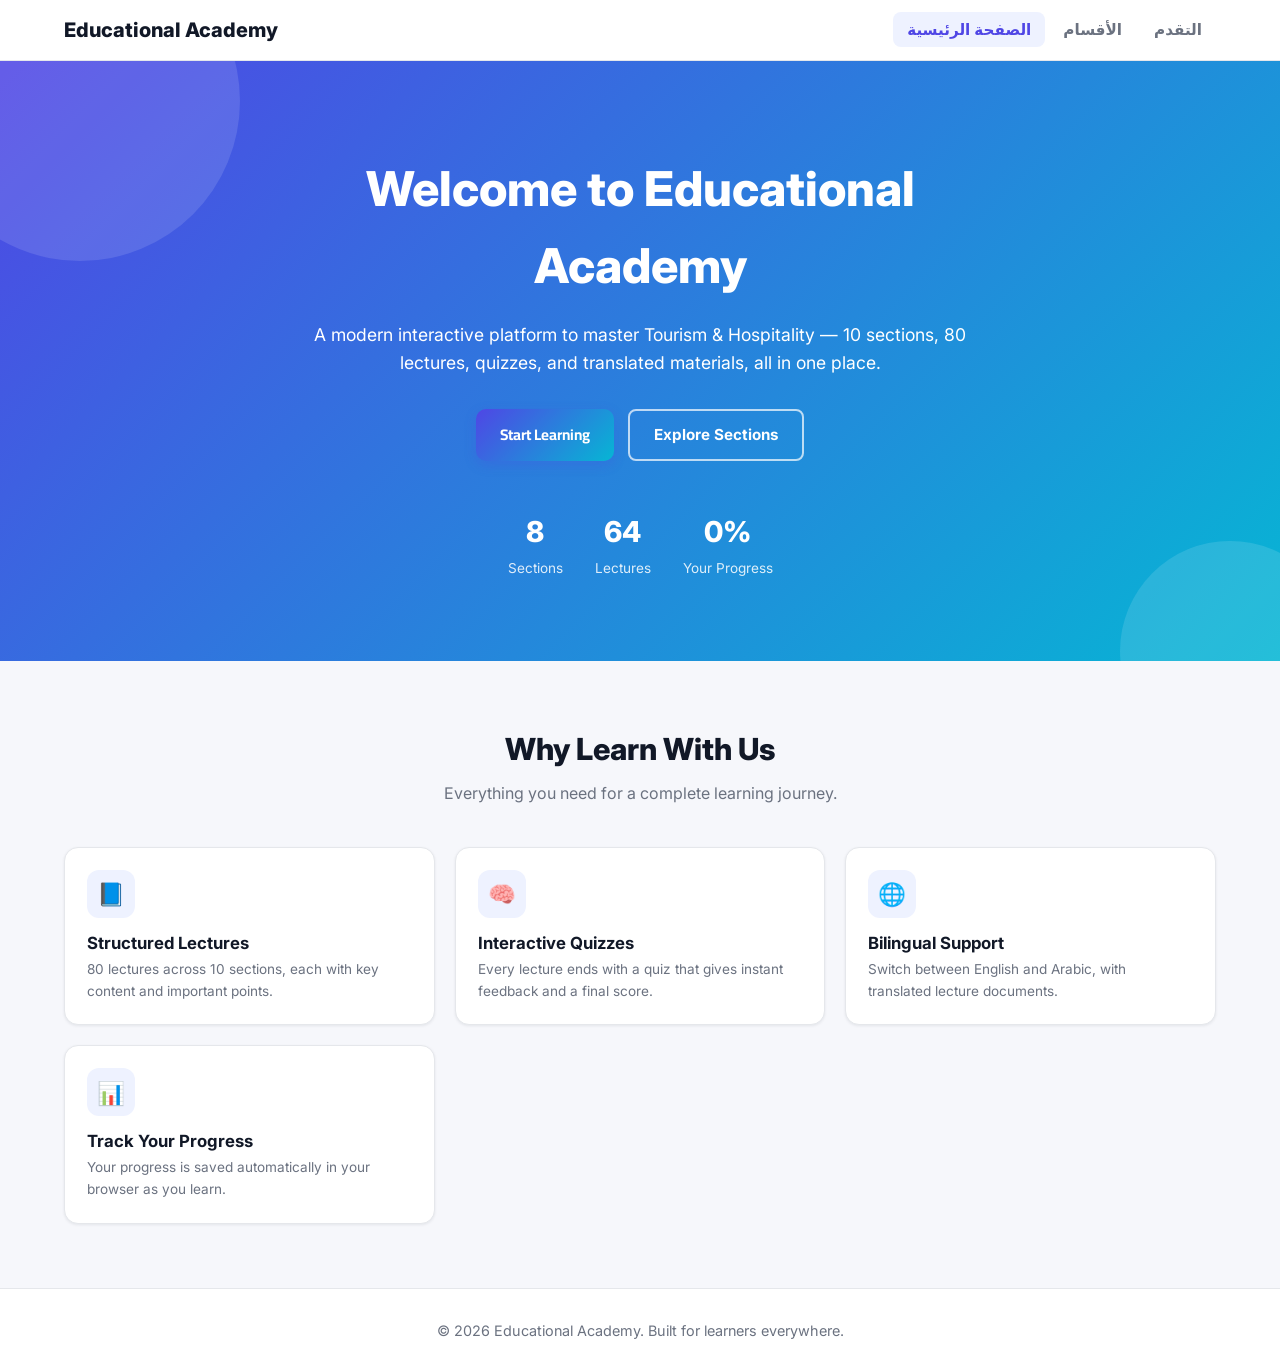
<file: index.html>
<!DOCTYPE html>
<html lang="en" dir="ltr">
<head>
<meta charset="UTF-8">
<meta name="viewport" content="width=device-width, initial-scale=1.0">
<title>Educational Academy — Home</title>
<link rel="stylesheet" href="style.css">
<script src="app.js"></script>
<script src="data.js"></script>
<script src="quiz.js"></script>
<script src="progress.js"></script>
</head>
<body data-page="home">

<header class="site-header">
    <nav class="navbar">
        <a href="index.html" class="brand">Educational Academy</a>
        <button class="nav-toggle" id="navToggle">☰</button>
        <ul class="nav-links" id="navLinks">
            <li><a href="index.html" data-page="home">الصفحة الرئيسية</a></li>
            <li><a href="sections.html" data-page="sections">الأقسام</a></li>
            <li><a href="progress.html" data-page="progress">التقدم</a></li>
            <!-- <li><a href="about.html" data-page="about">About</a></li> -->
        </ul>
        <!-- <div class="nav-actions">
            <button class="icon-btn" id="themeToggle">🌙 Dark</button>
            <button class="icon-btn" id="langToggle">AR</button>
        </div> -->
    </nav>
</header>

<section class="hero">
    <div class="hero-content">
        <h1 data-en="Welcome to Educational Academy" data-ar="مرحبًا بك في الأكاديمية التعليمية">Welcome to Educational Academy</h1>
        <p data-en="A modern interactive platform to master Tourism &amp; Hospitality — 10 sections, 80 lectures, quizzes, and translated materials, all in one place."
           data-ar="منصة تفاعلية حديثة لإتقان السياحة والضيافة — 10 أقسام، 80 محاضرة، اختبارات، ومواد مترجمة في مكان واحد.">
           A modern interactive platform to master Tourism &amp; Hospitality — 10 sections, 80 lectures, quizzes, and translated materials, all in one place.
        </p>
        <div class="hero-actions">
            <a href="sections.html" class="btn btn-primary" data-en="Start Learning" data-ar="ابدأ التعلم">Start Learning</a>
            <a href="sections.html" class="btn btn-outline" data-en="Explore Sections" data-ar="استكشف الأقسام">Explore Sections</a>
        </div>
        <div class="hero-stats">
            <div class="stat"><strong id="statSections">10</strong><span data-en="Sections" data-ar="أقسام">Sections</span></div>
            <div class="stat"><strong id="statLectures">80</strong><span data-en="Lectures" data-ar="محاضرات">Lectures</span></div>
            <div class="stat"><strong id="statProgress">0%</strong><span data-en="Your Progress" data-ar="تقدمك">Your Progress</span></div>
        </div>
    </div>
</section>

<section class="page-section">
    <div class="container">
        <div class="section-heading">
            <h2 data-en="Why Learn With Us" data-ar="لماذا تتعلم معنا">Why Learn With Us</h2>
            <p data-en="Everything you need for a complete learning journey." data-ar="كل ما تحتاجه لرحلة تعلم متكاملة.">Everything you need for a complete learning journey.</p>
        </div>
        <div class="grid">
            <div class="card">
                <div class="icon-lg" style="width:48px;height:48px;border-radius:12px;background:var(--primary-light);color:var(--primary);display:flex;align-items:center;justify-content:center;font-size:1.4rem;margin-bottom:12px;">📘</div>
                <h3 data-en="Structured Lectures" data-ar="محاضرات منظمة">Structured Lectures</h3>
                <p class="meta" data-en="80 lectures across 10 sections, each with key content and important points." data-ar="80 محاضرة موزعة على 10 أقسام، تتضمن كل منها المحتوى والنقاط المهمة.">80 lectures across 10 sections, each with key content and important points.</p>
            </div>
            <div class="card">
                <div class="icon-lg" style="width:48px;height:48px;border-radius:12px;background:var(--primary-light);color:var(--primary);display:flex;align-items:center;justify-content:center;font-size:1.4rem;margin-bottom:12px;">🧠</div>
                <h3 data-en="Interactive Quizzes" data-ar="اختبارات تفاعلية">Interactive Quizzes</h3>
                <p class="meta" data-en="Every lecture ends with a quiz that gives instant feedback and a final score." data-ar="تنتهي كل محاضرة باختبار يقدم ملاحظات فورية ونتيجة نهائية.">Every lecture ends with a quiz that gives instant feedback and a final score.</p>
            </div>
            <div class="card">
                <div class="icon-lg" style="width:48px;height:48px;border-radius:12px;background:var(--primary-light);color:var(--primary);display:flex;align-items:center;justify-content:center;font-size:1.4rem;margin-bottom:12px;">🌐</div>
                <h3 data-en="Bilingual Support" data-ar="دعم لغتين">Bilingual Support</h3>
                <p class="meta" data-en="Switch between English and Arabic, with translated lecture documents." data-ar="بدّل بين الإنجليزية والعربية، مع وثائق مترجمة للمحاضرات.">Switch between English and Arabic, with translated lecture documents.</p>
            </div>
            <div class="card">
                <div class="icon-lg" style="width:48px;height:48px;border-radius:12px;background:var(--primary-light);color:var(--primary);display:flex;align-items:center;justify-content:center;font-size:1.4rem;margin-bottom:12px;">📊</div>
                <h3 data-en="Track Your Progress" data-ar="تتبع تقدمك">Track Your Progress</h3>
                <p class="meta" data-en="Your progress is saved automatically in your browser as you learn." data-ar="يُحفظ تقدمك تلقائيًا في متصفحك أثناء التعلم.">Your progress is saved automatically in your browser as you learn.</p>
            </div>
        </div>
    </div>
</section>

<footer class="site-footer">
    <p>&copy; 2026 Educational Academy. Built for learners everywhere.</p>
</footer>

<script src="data.js"></script>
<script src="progress.js"></script>
<script src="quiz.js"></script>
<script src="app.js"></script>
</body>
</html>
</file>
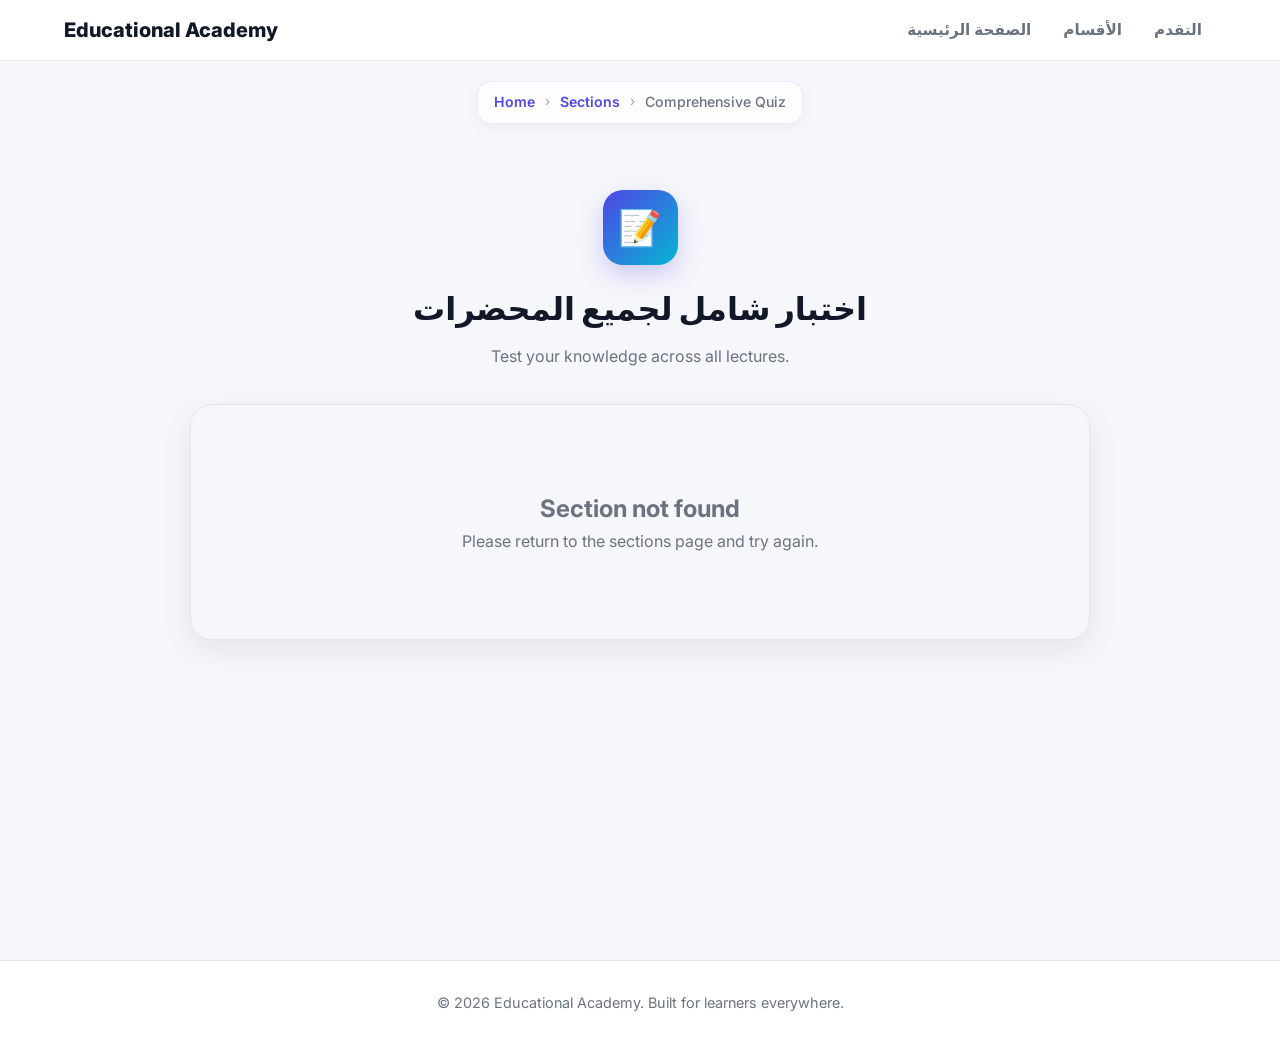
<file: comprehensive-quiz.html>
<!DOCTYPE html>
<html lang="en" dir="ltr">

<head>
    <meta charset="UTF-8">

    <meta
        name="viewport"
        content="width=device-width, initial-scale=1.0">

    <title>Comprehensive Quiz — Educational Academy</title>

    <link rel="stylesheet" href="style.css">

    <style>

        /* =====================================================
           COMPREHENSIVE QUIZ PAGE
           ===================================================== */

        .comprehensive-page {
            min-height: calc(100vh - 80px);
            padding: 50px 20px;
        }

        .comprehensive-container {
            width: 100%;
            max-width: 900px;
            margin: auto;
        }

        .comprehensive-header {
            text-align: center;
            margin-bottom: 35px;
        }

        .comprehensive-header .quiz-icon {
            width: 75px;
            height: 75px;

            margin: 0 auto 18px;

            display: flex;
            align-items: center;
            justify-content: center;

            border-radius: 20px;

            font-size: 35px;

            background:
                linear-gradient(
                    135deg,
                    #4f46e5,
                    #06b6d4
                );

            box-shadow:
                0 10px 25px rgba(79, 70, 229, 0.25);
        }

        .comprehensive-header h1 {
            margin: 0 0 10px;

            font-size: 2rem;
            font-weight: 800;

            color: var(--text);
        }

        .comprehensive-header p {
            margin: 0;

            color: var(--text-muted);
        }


        /* Quiz box */

        .comprehensive-quiz-box {
            padding: 35px;

            border-radius: 22px;

            background: var(--card);

            border: 1px solid var(--border);

            box-shadow:
                0 10px 30px rgba(15, 23, 42, 0.08);
        }


        /* Progress */

        .quiz-top {
            display: flex;
            justify-content: space-between;
            align-items: center;

            gap: 15px;

            margin-bottom: 20px;
        }

        .quiz-counter {
            font-weight: 700;
            color: var(--text);
        }

        .quiz-progress-text {
            color: var(--text-muted);
            font-size: 0.9rem;
        }

        .quiz-progress-bar {
            width: 100%;
            height: 8px;

            margin-bottom: 30px;

            overflow: hidden;

            border-radius: 20px;

            background: var(--primary-light);
        }

        .quiz-progress-fill {
            width: 0;
            height: 100%;

            border-radius: inherit;

            background:
                linear-gradient(
                    90deg,
                    #4f46e5,
                    #06b6d4
                );

            transition: width 0.3s ease;
        }


        /* Question */

        .comprehensive-question {
            margin-bottom: 25px;

            font-size: 1.25rem;
            font-weight: 800;

            line-height: 1.6;

            color: var(--text);
        }


        /* Options */

        .comprehensive-options {
            display: grid;

            grid-template-columns: 1fr 1fr;

            gap: 14px;
        }

        .comprehensive-option {
            width: 100%;

            padding: 17px 18px;

            border: 2px solid var(--border);

            border-radius: 14px;

            background: var(--card);

            color: var(--text);

            font-family: inherit;

            font-size: 0.95rem;

            text-align: left;

            cursor: pointer;

            transition:
                border-color 0.2s ease,
                background 0.2s ease,
                transform 0.2s ease;
        }

        .comprehensive-option:hover {
            transform: translateY(-2px);

            border-color: var(--primary);
        }

        .comprehensive-option.selected {
            border-color: var(--primary);

            background: var(--primary-light);
        }

        .comprehensive-option.correct {
            border-color: #16a34a;

            background: rgba(22, 163, 74, 0.10);

            color: #15803d;
        }

        .comprehensive-option.wrong {
            border-color: #dc2626;

            background: rgba(220, 38, 38, 0.10);

            color: #b91c1c;
        }

        .comprehensive-option:disabled {
            cursor: default;
        }


        /* Feedback */

        .comprehensive-feedback {
            min-height: 28px;

            margin-top: 18px;

            font-weight: 700;

            text-align: center;
        }

        .feedback-correct {
            color: #16a34a;
        }

        .feedback-wrong {
            color: #dc2626;
        }


        /* Navigation */

        .quiz-navigation {
            display: flex;

            justify-content: space-between;

            align-items: center;

            gap: 15px;

            margin-top: 30px;
        }

        .quiz-nav-btn {
            min-width: 130px;

            padding: 12px 20px;

            border: none;

            border-radius: 12px;

            font-family: inherit;

            font-weight: 700;

            cursor: pointer;

            transition:
                transform 0.2s ease,
                opacity 0.2s ease;
        }

        .quiz-nav-btn:hover:not(:disabled) {
            transform: translateY(-2px);
        }

        .quiz-nav-btn:disabled {
            opacity: 0.45;

            cursor: not-allowed;
        }

        .quiz-prev {
            color: var(--text);

            background: var(--primary-light);
        }

        .quiz-next {
            color: #fff;

            background:
                linear-gradient(
                    135deg,
                    #4f46e5,
                    #06b6d4
                );
        }


        /* Result */

        .comprehensive-result {
            text-align: center;

            padding: 20px 0;
        }

        .result-icon {
            font-size: 65px;

            margin-bottom: 15px;
        }

        .result-title {
            margin: 0 0 10px;

            font-size: 2rem;

            color: var(--text);
        }

        .result-score {
            margin: 20px 0;

            font-size: 3.5rem;

            font-weight: 900;

            background:
                linear-gradient(
                    135deg,
                    #4f46e5,
                    #06b6d4
                );

            -webkit-background-clip: text;
            background-clip: text;

            color: transparent;
        }

        .result-details {
            color: var(--text-muted);

            font-size: 1rem;

            line-height: 2;
        }

        .restart-btn {
            margin-top: 25px;

            padding: 14px 28px;

            border: none;

            border-radius: 12px;

            color: #fff;

            font-family: inherit;

            font-weight: 700;

            cursor: pointer;

            background:
                linear-gradient(
                    135deg,
                    #4f46e5,
                    #06b6d4
                );

            transition:
                transform 0.2s ease;
        }

        .restart-btn:hover {
            transform: translateY(-2px);
        }


        /* No questions */

        .quiz-empty {
            padding: 50px 20px;

            text-align: center;

            color: var(--text-muted);
        }


        /* Mobile */

        @media (max-width: 700px) {

            .comprehensive-page {
                padding: 30px 15px;
            }

            .comprehensive-quiz-box {
                padding: 22px 18px;
            }

            .comprehensive-header h1 {
                font-size: 1.6rem;
            }

            .comprehensive-options {
                grid-template-columns: 1fr;
            }

            .comprehensive-question {
                font-size: 1.05rem;
            }

            .quiz-navigation {
                flex-direction: column;
            }

            .quiz-nav-btn {
                width: 100%;
            }

            .result-score {
                font-size: 2.8rem;
            }
        }

    </style>
</head>


<body data-page="comprehensive-quiz">

<header class="site-header">

    <nav class="navbar">

        <a href="index.html" class="brand">
            Educational Academy
        </a>

        <button
            class="nav-toggle"
            id="navToggle">
            ☰
        </button>

        <ul
            class="nav-links"
            id="navLinks">

            <li>
                <a href="index.html">
                    الصفحة الرئيسية
                </a>
            </li>

            <li>
                <a href="sections.html">
                    الأقسام
                </a>
            </li>

            <li>
                <a href="progress.html">
                    التقدم
                </a>
            </li>

        </ul>

        <!-- <div class="nav-actions">

            <button
                class="icon-btn"
                id="themeToggle">
                🌙 Dark
            </button>

            <button
                class="icon-btn"
                id="langToggle">
                AR
            </button>

        </div> -->

    </nav>

</header>


<div class="breadcrumbs">

    <a href="index.html">
        Home
    </a>

    <span class="sep">
        ›
    </span>

    <a href="sections.html">
        Sections
    </a>

    <span class="sep">
        ›
    </span>

    <span>
        Comprehensive Quiz
    </span>

</div>


<main class="comprehensive-page">

    <div class="comprehensive-container">

        <div class="comprehensive-header">

            <div class="quiz-icon">
                📝
            </div>

            <h1>
                اختبار شامل لجميع المحضرات
            </h1>

            <p id="quizDescription">
                Test your knowledge across all lectures.
            </p>

        </div>


        <div class="comprehensive-quiz-box">

            <div id="comprehensiveQuizContainer"></div>

        </div>

    </div>

</main>


<footer class="site-footer">

    <p>
        &copy; 2026 Educational Academy.
        Built for learners everywhere.
    </p>

</footer>


<!-- Data -->
<script src="data.js"></script>

<!-- Existing application -->
<script src="progress.js"></script>
<script src="app.js"></script>

<!-- New comprehensive quiz -->
<script src="comprehensive-quiz.js"></script>

</body>

</html>
</file>
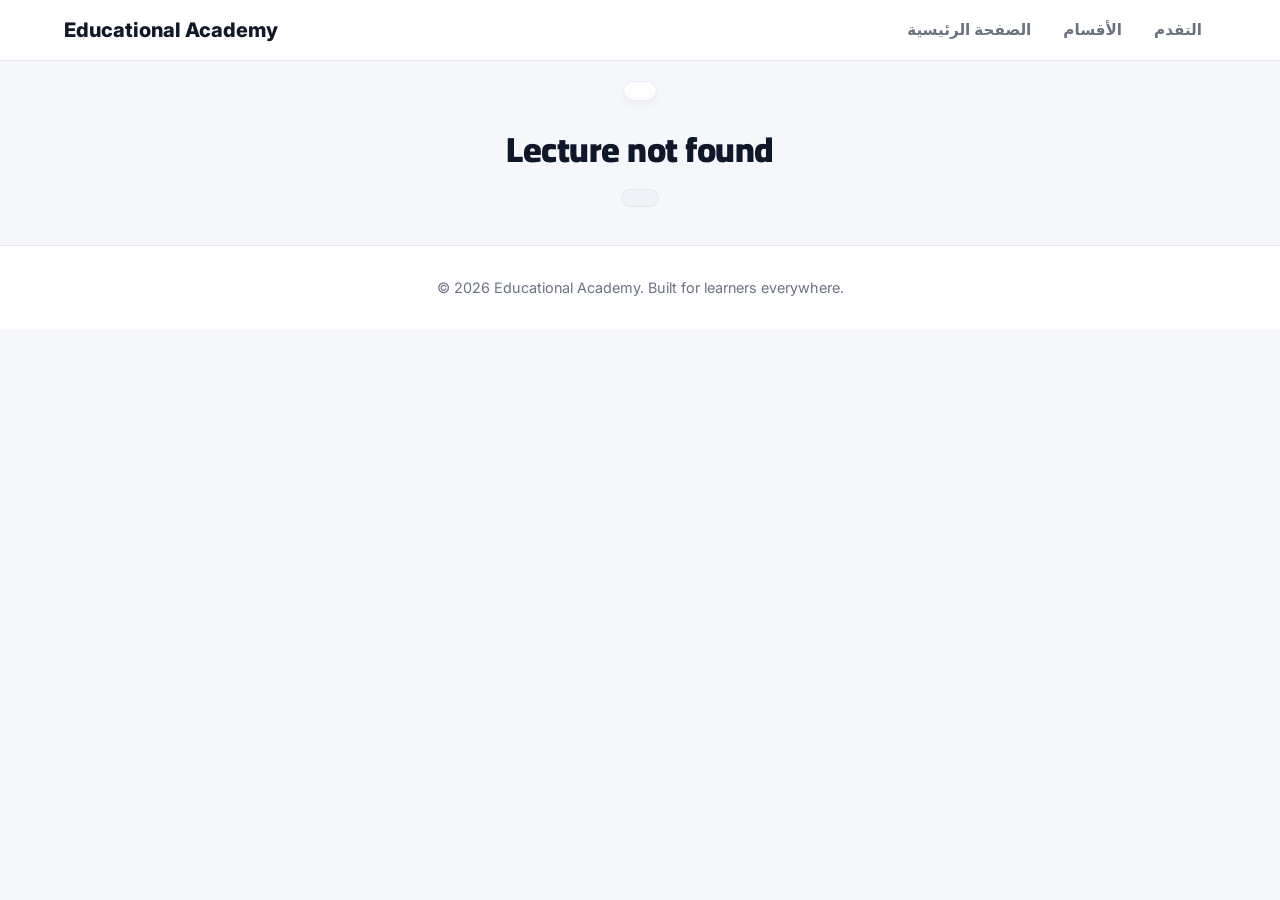
<file: lecture.html>
<!DOCTYPE html>
<html lang="en" dir="ltr">
<head>
<meta charset="UTF-8">
<meta name="viewport" content="width=device-width, initial-scale=1.0">
<title>Lecture — Educational Academy</title>
<link rel="stylesheet" href="style.css">
<script src="app.js"></script>
<script src="data.js"></script>
<script src="quiz.js"></script>
<script src="progress.js"></script>
</head>
<body data-page="lecture">

<header class="site-header">
    <nav class="navbar">
        <a href="index.html" class="brand">Educational Academy</a>
        <button class="nav-toggle" id="navToggle">☰</button>
        <ul class="nav-links" id="navLinks">
            <li><a href="index.html" data-page="home">الصفحة الرئيسية</a></li>
            <li><a href="sections.html" data-page="sections">الأقسام</a></li>
            <li><a href="progress.html" data-page="progress">التقدم</a></li>
            <!-- <li><a href="about.html" data-page="about">About</a></li> -->
        </ul>
        <!-- <div class="nav-actions">
            <button class="icon-btn" id="themeToggle">🌙 Dark</button>
            <button class="icon-btn" id="langToggle">AR</button>
        </div> -->
    </nav>
</header>

<div class="breadcrumbs" id="breadcrumbArea"></div>

<div class="lecture-header">
    <!-- <button class="btn btn-secondary btn-sm" onclick="history.back()">← Back</button> -->
    <h1 id="lectureTitle" style="margin-top:14px;">Loading…</h1>
    <p id="lectureSubtitle" class="meta" style="color:var(--text-muted);"></p>
</div>

<div class="tabs">
    <!-- <button class="tab-btn" data-tab="tabContent">📘 Content</button> -->
    <button class="tab-btn" data-tab="tabPoints"> اهم النقاط</button>
    <button class="tab-btn" data-tab="tabVocab"> المفردات</button>
    <button class="tab-btn active" data-tab="tabQuiz"> الاختبار</button>
    <!-- <button class="tab-btn" data-tab="tabPdf"> PDF</button> -->
    <button class="tab-btn" data-tab="tabTranslate"> الترجمة</button>
</div>

<div id="tabContent" class="tab-panel">
    <div class="content-box" id="lectureContent">Loading…</div>
</div>

<div id="tabPoints" class="tab-panel">
    <div id="lecturePoints"></div>
</div>

<!-- تم تصحيح وإضافة فتح وإغلاق div الخاصة بـ tabVocab -->
<div id="tabVocab" class="tab-panel">
    <!-- 
    <div class="search-wrap" style="max-width:320px; margin-bottom:16px;">
        <input type="text" id="vocabSearch" class="search-input" placeholder="Search vocabulary…">
    </div> 
    -->
    <table class="vocab-table">
        <thead><tr><th>English Word</th><th>Arabic Translation</th></tr></thead>
        <tbody id="vocabTableBody"></tbody>
    </table>
</div>

<div id="tabQuiz" class="tab-panel active">
    <div class="quiz-box" id="quizContainer"></div>
</div>

<div id="tabPdf" class="tab-panel">
    <div id="lecturePdfBox"></div>
</div>

<div id="tabTranslate" class="tab-panel">
    <div id="lectureTranslateBox"></div>
</div>

<footer class="site-footer">
    <p>&copy; 2026 Educational Academy. Built for learners everywhere.</p>
</footer>

<script src="data.js"></script>
<script src="progress.js"></script>
<script src="quiz.js"></script>
<script src="app.js"></script>
</body>
</html>
</file>
<file: style.css>
/* ==========================================================================
   Educational Academy — style.css
   Design system: CSS variables, light/dark theme, RTL (Arabic) support
   ========================================================================== */

@import url('https://fonts.googleapis.com/css2?family=Inter:wght@400;500;600;700;800&family=Cairo:wght@400;500;600;700;800&display=swap');

:root {
    /* Brand */
    --primary: #4f46e5;
    --primary-dark: #4338ca;
    --primary-light: #eef2ff;
    --accent: #06b6d4;
    --success: #16a34a;
    --success-light: #dcfce7;
    --danger: #dc2626;
    --danger-light: #fee2e2;
    --warning: #d97706;
    --warning-light: #fef3c7;

    /* Surfaces */
    --bg: #f6f7fb;
    --surface: #ffffff;
    --surface-alt: #f1f2f8;
    --border: #e5e7eb;

    /* Text */
    --text: #111827;
    --text-muted: #6b7280;
    --text-inverse: #ffffff;

    /* Shape */
    --radius-sm: 8px;
    --radius: 14px;
    --radius-lg: 20px;
    --shadow-sm: 0 1px 3px rgba(17, 24, 39, 0.08);
    --shadow: 0 4px 14px rgba(17, 24, 39, 0.08);
    --shadow-lg: 0 12px 30px rgba(17, 24, 39, 0.14);

    --font-en: 'Inter', system-ui, sans-serif;
    --font-ar: 'Cairo', system-ui, sans-serif;
    --gradient: linear-gradient(135deg, #4f46e5 0%, #06b6d4 100%);
}

[data-theme="dark"] {
    --bg: #0f1117;
    --surface: #171a23;
    --surface-alt: #1e2230;
    --border: #2a2f3f;
    --text: #f3f4f6;
    --text-muted: #9ca3af;
    --primary-light: #1e2547;
    --success-light: #0f2b1c;
    --danger-light: #3a1414;
    --warning-light: #3a2a0d;
    --shadow-sm: 0 1px 3px rgba(0, 0, 0, 0.4);
    --shadow: 0 4px 14px rgba(0, 0, 0, 0.4);
    --shadow-lg: 0 12px 30px rgba(0, 0, 0, 0.5);
}

* { box-sizing: border-box; margin: 0; padding: 0; }

html { scroll-behavior: smooth; }

body {
    font-family: var(--font-en);
    background: var(--bg);
    color: var(--text);
    line-height: 1.6;
    transition: background 0.3s ease, color 0.3s ease;
    min-height: 100vh;
}

html[dir="rtl"] body { font-family: var(--font-ar); }

img { max-width: 100%; display: block; }
a { color: inherit; text-decoration: none; }
ul { list-style: none; }
button, input { font-family: inherit; }

.container {
    max-width: 1200px;
    margin: 0 auto;
    padding: 0 24px;
}

/* ---------------------------------------------------------------------- */
/* Header / Navbar */
/* ---------------------------------------------------------------------- */
.site-header {
    position: sticky;
    top: 0;
    z-index: 100;
    background: var(--surface);
    border-bottom: 1px solid var(--border);
    backdrop-filter: blur(8px);
}

.navbar {
    display: flex;
    align-items: center;
    justify-content: space-between;
    padding: 14px 24px;
    max-width: 1200px;
    margin: 0 auto;
    gap: 16px;
}

.brand {
    display: flex;
    align-items: center;
    gap: 10px;
    font-weight: 800;
    font-size: 1.25rem;
}

.brand .brand-icon {
    width: 38px;
    height: 38px;
    border-radius: 10px;
    background: var(--gradient);
    display: flex;
    align-items: center;
    justify-content: center;
    color: #fff;
    font-size: 1.1rem;
}

.nav-links {
    display: flex;
    gap: 4px;
    align-items: center;
    flex-wrap: wrap;
}

.nav-links a {
    padding: 8px 14px;
    border-radius: var(--radius-sm);
    font-weight: 600;
    font-size: 0.95rem;
    color: var(--text-muted);
    transition: 0.2s;
}

.nav-links a:hover,
.nav-links a.active {
    background: var(--primary-light);
    color: var(--primary);
}

.nav-actions {
    display: flex;
    gap: 8px;
    align-items: center;
}

.icon-btn {
    display: flex;
    align-items: center;
    justify-content: center;
    gap: 6px;
    width: auto;
    min-width: 40px;
    height: 40px;
    padding: 0 12px;
    border-radius: var(--radius-sm);
    border: 1px solid var(--border);
    background: var(--surface-alt);
    color: var(--text);
    cursor: pointer;
    font-weight: 700;
    font-size: 0.85rem;
    transition: 0.2s;
}

.icon-btn:hover { background: var(--primary-light); color: var(--primary); border-color: var(--primary); }

.nav-toggle {
    display: none;
    background: none;
    border: none;
    font-size: 1.5rem;
    cursor: pointer;
    color: var(--text);
}

/* ---------------------------------------------------------------------- */
/* Buttons */
/* ---------------------------------------------------------------------- */
.btn {
    display: inline-flex;
    align-items: center;
    justify-content: center;
    gap: 8px;
    padding: 12px 24px;
    border-radius: var(--radius-sm);
    font-weight: 700;
    font-size: 0.95rem;
    cursor: pointer;
    border: none;
    transition: transform 0.15s ease, box-shadow 0.15s ease, background 0.2s;
}
.btn:active { transform: scale(0.97); }

.btn-primary { background: var(--gradient); color: #fff; box-shadow: var(--shadow-sm); }
.btn-primary:hover { box-shadow: var(--shadow); transform: translateY(-1px); }

.btn-outline { background: transparent; color: var(--primary); border: 2px solid var(--primary); }
.btn-outline:hover { background: var(--primary-light); }

/* .btn-secondary { background: var(--surface-alt); color: var(--text); border: 1px solid var(--border); }
.btn-secondary:hover { background: var(--border); } */

.btn-success { background: var(--success); color: #fff; }
.btn-block { width: 100%; }
.btn-sm { padding: 8px 16px; font-size: 0.85rem; }
.btn:disabled { opacity: 0.5; cursor: not-allowed; }

/* ---------------------------------------------------------------------- */
/* Hero */
/* ---------------------------------------------------------------------- */
.hero {
    position: relative;
    overflow: hidden;
    padding: 90px 24px 80px;
    text-align: center;
    background: var(--gradient);
    color: #fff;
}

.hero::before,
.hero::after {
    content: "";
    position: absolute;
    border-radius: 50%;
    background: rgba(255, 255, 255, 0.12);
}
.hero::before { width: 320px; height: 320px; top: -120px; left: -80px; animation: float 8s ease-in-out infinite; }
.hero::after { width: 220px; height: 220px; bottom: -100px; right: -60px; animation: float 10s ease-in-out infinite reverse; }

@keyframes float {
    0%, 100% { transform: translateY(0); }
    50% { transform: translateY(24px); }
}

.hero-content { position: relative; z-index: 1; max-width: 720px; margin: 0 auto; }

.hero h1 {
    font-size: clamp(2rem, 5vw, 3rem);
    font-weight: 800;
    margin-bottom: 16px;
    animation: fadeUp 0.7s ease both;
}

.hero p {
    font-size: 1.1rem;
    opacity: 0.92;
    margin-bottom: 32px;
    animation: fadeUp 0.7s ease 0.1s both;
}

.hero-actions {
    display: flex;
    gap: 14px;
    justify-content: center;
    flex-wrap: wrap;
    animation: fadeUp 0.7s ease 0.2s both;
}

.hero .btn-outline { color: #fff; border-color: rgba(255,255,255,0.7); }
.hero .btn-outline:hover { background: rgba(255,255,255,0.15); }

@keyframes fadeUp {
    from { opacity: 0; transform: translateY(18px); }
    to { opacity: 1; transform: translateY(0); }
}

.hero-stats {
    display: flex;
    gap: 32px;
    justify-content: center;
    margin-top: 48px;
    flex-wrap: wrap;
    position: relative;
    z-index: 1;
}
.hero-stats .stat { text-align: center; }
.hero-stats .stat strong { display: block; font-size: 1.8rem; font-weight: 800; }
.hero-stats .stat span { font-size: 0.85rem; opacity: 0.85; }


/* ---------------------------------------------------------------------- */
/* Sections (page structure) */
/* ---------------------------------------------------------------------- */
.page-section { padding: 64px 24px; }
.page-section.alt { background: var(--surface-alt); }

.section-heading { text-align: center; margin-bottom: 40px; }
.section-heading h2 { font-size: 1.9rem; font-weight: 800; margin-bottom: 8px; }
.section-heading p { color: var(--text-muted); }

/* =========================================================
   COMPREHENSIVE QUIZ CARD
   ========================================================= */

.comprehensive-quiz-card {
    width: 100%;
    max-width: 1000px;
    margin: 45px auto 20px;
    padding: 35px 40px;

    display: flex;
    align-items: center;
    gap: 28px;

    position: relative;
    overflow: hidden;

    border-radius: 22px;

    background:
        linear-gradient(
            135deg,
            rgba(79, 70, 229, 0.08),
            rgba(14, 165, 233, 0.10)
        );

    border: 1px solid rgba(79, 70, 229, 0.15);

    box-shadow:
        0 10px 30px rgba(15, 23, 42, 0.08);

    transition:
        transform 0.3s ease,
        box-shadow 0.3s ease;
}

/* Decorative background */
.comprehensive-quiz-card::before {
    content: "";
    position: absolute;

    width: 180px;
    height: 180px;

    right: -70px;
    top: -70px;

    border-radius: 50%;

    background: rgba(79, 70, 229, 0.10);

    pointer-events: none;
}

.comprehensive-quiz-card::after {
    content: "";
    position: absolute;

    width: 120px;
    height: 120px;

    left: -50px;
    bottom: -50px;

    border-radius: 50%;

    background: rgba(14, 165, 233, 0.10);

    pointer-events: none;
}

.comprehensive-quiz-card:hover {
    transform: translateY(-5px);

    box-shadow:
        0 18px 40px rgba(15, 23, 42, 0.12);
}


/* Icon */
.comprehensive-quiz-icon {
    min-width: 80px;
    width: 80px;
    height: 80px;

    display: flex;
    align-items: center;
    justify-content: center;

    border-radius: 20px;

    font-size: 38px;

    background: linear-gradient(
        135deg,
        #4f46e5,
        #06b6d4
    );

    box-shadow:
        0 10px 25px rgba(79, 70, 229, 0.25);
}


/* Content */
.comprehensive-quiz-content {
    position: relative;
    z-index: 2;

    flex: 1;
}

.comprehensive-quiz-badge {
    display: inline-block;

    margin-bottom: 8px;

    padding: 5px 12px;

    border-radius: 20px;

    font-size: 0.75rem;
    font-weight: 700;

    color: #4f46e5;

    background: rgba(79, 70, 229, 0.10);
}

.comprehensive-quiz-content h2 {
    margin: 0 0 8px;

    font-size: 1.6rem;
    font-weight: 800;

    color: var(--text);
}

.comprehensive-quiz-content p {
    margin: 0 0 20px;

    color: var(--text-muted);

    font-size: 0.95rem;
}


/* Button */
.comprehensive-quiz-btn {
    border: none;
    outline: none;

    display: inline-flex;
    align-items: center;
    justify-content: center;

    gap: 12px;

    padding: 13px 24px;

    border-radius: 12px;

    cursor: pointer;

    font-family: inherit;
    font-size: 0.95rem;
    font-weight: 700;

    color: #fff;

    background: linear-gradient(
        135deg,
        #4f46e5,
        #06b6d4
    );

    box-shadow:
        0 8px 20px rgba(79, 70, 229, 0.25);

    transition:
        transform 0.25s ease,
        box-shadow 0.25s ease,
        gap 0.25s ease;
}

.comprehensive-quiz-btn:hover {
    transform: translateY(-2px);

    gap: 17px;

    box-shadow:
        0 12px 28px rgba(79, 70, 229, 0.35);
}

.comprehensive-quiz-btn:active {
    transform: scale(0.97);
}

.quiz-arrow {
    font-size: 1.2rem;

    transition:
        transform 0.25s ease;
}

.comprehensive-quiz-btn:hover .quiz-arrow {
    transform: translateX(4px);
}


/* =========================================================
   RESPONSIVE
   ========================================================= */

@media (max-width: 700px) {

    .comprehensive-quiz-card {
        flex-direction: column;

        text-align: center;

        padding: 30px 22px;

        margin-top: 35px;
    }

    .comprehensive-quiz-icon {
        width: 70px;
        height: 70px;

        min-width: 70px;

        font-size: 32px;
    }

    .comprehensive-quiz-content h2 {
        font-size: 1.35rem;
    }

    .comprehensive-quiz-content p {
        font-size: 0.9rem;
    }

    .comprehensive-quiz-btn {
        width: 100%;
    }
}
/* ---------------------------------------------------------------------- */
/* Cards grid */
/* ---------------------------------------------------------------------- */
.grid {
    display: grid;
    grid-template-columns: repeat(auto-fill, minmax(280px, 1fr));
    gap: 20px;
}

.card {
    background: var(--surface);
    border: 1px solid var(--border);
    border-radius: var(--radius);
    padding: 22px;
    box-shadow: var(--shadow-sm);
    transition: transform 0.2s ease, box-shadow 0.2s ease;
}

.card:hover { transform: translateY(-4px); box-shadow: var(--shadow-lg); }

.section-card { cursor: pointer; }

.section-card .card-top {
    display: flex;
    align-items: center;
    gap: 14px;
    margin-bottom: 14px;
}

.section-num {
    width: 46px;
    height: 46px;
    border-radius: 12px;
    background: var(--gradient);
    color: #fff;
    display: flex;
    align-items: center;
    justify-content: center;
    font-weight: 800;
    font-size: 1.1rem;
    flex-shrink: 0;
}

.card h3 { font-size: 1.05rem; font-weight: 700; margin-bottom: 2px; }
.card .meta { color: var(--text-muted); font-size: 0.85rem; }

.progress-bar-track {
    width: 100%;
    height: 8px;
    background: var(--surface-alt);
    border-radius: 20px;
    overflow: hidden;
    margin: 12px 0;
}
.progress-bar-fill {
    height: 100%;
    background: var(--gradient);
    border-radius: 20px;
    transition: width 0.5s ease;
}

.lecture-card {
    display: flex;
    flex-direction: column;
    gap: 10px;
}

.lecture-card .card-top { display: flex; align-items: center; gap: 10px; }

.lecture-num {
    width: 34px;
    height: 34px;
    border-radius: 9px;
    background: var(--primary-light);
    color: var(--primary);
    display: flex;
    align-items: center;
    justify-content: center;
    font-weight: 800;
    font-size: 0.9rem;
    flex-shrink: 0;
}

.badge {
    display: inline-flex;
    align-items: center;
    gap: 4px;
    padding: 3px 10px;
    border-radius: 20px;
    font-size: 0.75rem;
    font-weight: 700;
}
.badge-done { background: var(--success-light); color: var(--success); }
.badge-pending { background: var(--surface-alt); color: var(--text-muted); }

/* ---------------------------------------------------------------------- */
/* Breadcrumbs / back nav */
/* ---------------------------------------------------------------------- */
/* =========================
   MODERN BREADCRUMBS
   ========================= */

.breadcrumbs {
    width: fit-content;
    max-width: 90%;

    display: flex;
    align-items: center;
    justify-content: center;

    gap: 10px;

    margin: 20px auto 16px;
    padding: 9px 16px;

    border-radius: 14px;

    background: rgba(255, 255, 255, 0.75);

    border: 1px solid rgba(99, 102, 241, 0.12);

    box-shadow:
        0 4px 15px rgba(15, 23, 42, 0.04);

    backdrop-filter: blur(10px);

    font-size: 0.88rem;

    color: var(--text-muted);

    transition: all 0.25s ease;
}

.breadcrumbs:hover {
    transform: translateY(-2px);

    box-shadow:
        0 7px 20px rgba(15, 23, 42, 0.07);
}

.breadcrumbs a {
    display: inline-flex;
    align-items: center;

    gap: 5px;

    color: var(--primary);

    text-decoration: none;

    font-weight: 600;

    transition: all 0.2s ease;
}

.breadcrumbs a:hover {
    color: #4f46e5;

    transform: translateY(-1px);
}

.breadcrumbs .sep {
    color: #a1a1aa;

    font-size: 0.85rem;
}

.breadcrumbs span:last-child {
    font-weight: 500;
}


/* Dark Mode

[data-theme="dark"] .breadcrumbs {
    background: rgba(30, 41, 59, 0.75);

    border-color: rgba(255, 255, 255, 0.08);
} */

/* ---------------------------------------------------------------------- */
/* Search */
/* ---------------------------------------------------------------------- */
.search-container {
    position: relative;
    width: 100%;
    max-width: 400px;
    margin: 20px auto;
}

.search-input {
    width: 100%;
    padding: 12px 20px;
    font-family: 'Cairo', sans-serif;
    font-size: 16px;
    border: 2px solid #e0e0e0;
    border-radius: 8px;
    outline: none;
    transition: border-color 0.3s;
}

.search-input:focus {
    border-color: #4f46e5; /* لون مميز يتناسب مع التصميم */
}

.search-results-dropdown {
    position: absolute;
    top: 100%;
    left: 0;
    right: 0;
    background: #ffffff;
    border: 1px solid #e0e0e0;
    border-radius: 8px;
    margin-top: 5px;
    max-height: 300px;
    overflow-y: auto;
    box-shadow: 0 4px 6px rgba(0,0,0,0.1);
    display: none;
    z-index: 1000;
    text-align: right;
}

.search-result-item {
    padding: 10px 15px;
    border-bottom: 1px solid #f0f0f0;
    cursor: pointer;
    transition: background 0.2s;
}

.search-result-item:hover {
    background: #f8fafc;
}

.search-result-item strong {
    color: #1e293b;
    font-size: 14px;
}

.search-result-item p {
    margin: 5px 0 0;
    color: #64748b;
    font-size: 12px;
}

.no-result {
    padding: 12px;
    text-align: center;
    color: #64748b;
    font-size: 14px;
}
/* ---------------------------------------------------------------------- */
/* Lecture page */
/* ---------------------------------------------------------------------- */
/* --- الترويسة العلوية المحدثة --- */
.lecture-header {
    max-width: 1200px;
    margin: 20px auto 30px auto;
    padding: 0 24px;
    text-align: center;
    font-family: 'Cairo', sans-serif;
}

.lecture-header h1 {
    font-size: 2.2rem;
    font-weight: 900;
    color: var(--text-main, #0f172a);
    margin-bottom: 12px;
    letter-spacing: -0.5px;
}

/* تنسيق شارة معلومات المحاضرة (اسم المحاضر والرقم) داخل الترويسة */
.lecture-header .lecture-meta, 
.lecture-header p {
    display: inline-flex;
    align-items: center;
    justify-content: center;
    gap: 10px;
    background: var(--surface-alt, #f8fafc);
    border: 1px solid var(--border);
    padding: 8px 18px;
    border-radius: 30px;
    color: var(--text-muted, #64748b);
    font-size: 0.95rem;
    font-weight: 600;
    margin: 0;
}

/* --- تبويبات المنصة (تم الحفاظ عليها بالكامل لتجنب أي أخطاء) --- */
.tabs {
    display: flex;
    justify-content: center;
    gap: 6px;
    overflow-x: auto;
    border-bottom: 1px solid var(--border);
    padding: 0 24px;
    max-width: 1200px;
    margin: 0 auto;
}

.tab-btn {
    padding: 12px 18px;
    background: none;
    border: none;
    border-bottom: 3px solid transparent;
    font-weight: 700;
    color: var(--text-muted);
    cursor: pointer;
    white-space: nowrap;
    font-size: 0.95rem;
    font-family: 'Cairo', sans-serif;
}
.tab-btn.active { color: var(--primary); border-color: var(--primary); }

.tab-panel { display: none; max-width: 1200px; margin: 0 auto; padding: 32px 24px; }
.tab-panel.active { display: block; animation: fadeUp 0.4s ease both; }

.content-box {
    background: var(--surface);
    border: 1px solid var(--border);
    border-radius: var(--radius);
    padding: 28px;
    box-shadow: var(--shadow-sm);
    font-size: 1.02rem;
}
/* حاوية أهم النقاط العامة */
.points-list { 
    display: flex; 
    flex-direction: column; 
    gap: 16px; 
    margin-top: 10px; 
}

/* تصميم كل نقطة (بطاقة منفصلة) */
.points-list li {
    display: flex;
    gap: 16px;
    align-items: flex-start;
    background: var(--surface);
    border: 1px solid var(--border);
    padding: 18px 22px;
    border-radius: 14px;
    box-shadow: 0 4px 12px rgba(0, 0, 0, 0.02);
    transition: all 0.25s cubic-bezier(0.4, 0, 0.2, 1);
    position: relative;
    overflow: hidden;
}

/* تأثير التمرير (Hover) لجعل البطاقة تطفو قليلاً مع تلوين الإطار */
.points-list li:hover {
    border-color: var(--primary);
    background: var(--surface-alt, #f8fafc);
    transform: translateY(-2px);
    box-shadow: 0 8px 20px rgba(0, 0, 0, 0.05);
}

/* تصميم الدائرة التي تحتوي على رقم النقطة */
.points-list li .dot {
    width: 32px; 
    height: 32px; 
    border-radius: 50%;
    background: var(--primary-light); 
    color: var(--primary);
    display: flex; 
    align-items: center; 
    justify-content: center;
    font-weight: 800; 
    font-size: 0.9rem; 
    flex-shrink: 0;
    transition: all 0.25s ease;
}

/* تأثير تفاعلي على الدائرة عند مرور الماوس على البطاقة */
.points-list li:hover .dot {
    background: var(--primary);
    color: #ffffff;
    transform: scale(1.05);
}

/* تنسيق النص داخل النقطة */
.points-list li span, 
.points-list li p {
    color: var(--text-main);
    font-size: 1.05rem;
    font-weight: 600;
    line-height: 1.6;
    margin: 0;
}

/* حاوية الجدول العامة وتنسيقها بشكل بطاقة نظيفة */
.vocab-table {
    width: 100%;
    border-collapse: separate;
    border-spacing: 0;
    background: var(--surface);
    border: 1px solid var(--border);
    border-radius: var(--radius);
    overflow: hidden;
    box-shadow: 0 10px 25px -5px rgba(0, 0, 0, 0.03), 0 8px 10px -6px rgba(0, 0, 0, 0.02);
    font-family: 'Cairo', sans-serif;
    margin-top: 10px;
}

/* تنسيق رأس الجدول */
.vocab-table th {
    background: var(--surface-alt, #f8fafc);
    color: var(--text-muted);
    font-size: 0.9rem;
    font-weight: 800;
    text-transform: uppercase;
    letter-spacing: 0.5px;
    padding: 16px 24px;
    border-bottom: 2px solid var(--border);
    text-align: right; /* لتنسيق النصوص العربية والإنجليزية بشكل مريح */
}

/* عكس اتجاه النصوص في الأعمدة حسب اللغة إذا لزم الأمر */
.vocab-table th:first-child, 
.vocab-table td:first-child {
    text-align: right; /* الترجمة العربية */
}

.vocab-table th:last-child, 
.vocab-table td:last-child {
    text-align: left; /* الكلمة الإنجليزية */
}

/* تنسيق خلايا الجدول */
.vocab-table td {
    padding: 16px 24px;
    color: var(--text-main, #0f172a);
    font-size: 1.02rem;
    font-weight: 600;
    border-bottom: 1px solid var(--border);
    transition: background-color 0.2s ease;
}

/* إزالة الخط السفلي عن آخر صف */
.vocab-table tr:last-child td {
    border-bottom: none;
}

/* تأثير التمرير (Hover) على الصفوف لجعلها تفاعلية وجذابة */
.vocab-table tbody tr {
    transition: all 0.2s ease;
}

.vocab-table tbody tr:hover td {
    background-color: var(--primary-light, #eff6ff);
    color: var(--primary, #2563eb);
}

iframe.pdf-frame {
    width: 100%;
    height: 500px;
    border: 1px solid var(--border);
    border-radius: var(--radius-sm);
    margin-top: 16px;
}

/* ---------------------------------------------------------------------- */
/* Quiz */
/* ---------------------------------------------------------------------- */
/* حاوية الاختبار بتصميم عصري وجذاب */
.quiz-box {
    background: var(--surface);
    border: 1px solid var(--border);
    border-radius: var(--radius);
    padding: 32px;
    box-shadow: 0 20px 25px -5px rgba(0, 0, 0, 0.05), 0 10px 10px -5px rgba(0, 0, 0, 0.02);
    position: relative;
    overflow: hidden;
    transition: all 0.3s ease;
}

.quiz-meta {
    display: flex;
    justify-content: space-between;
    align-items: center;
    margin-bottom: 16px;
    font-weight: 700;
    color: var(--text-muted);
    font-size: 0.9rem;
    text-transform: uppercase;
    letter-spacing: 0.5px;
}

.quiz-question { 
    font-size: 1.25rem; 
    font-weight: 800; 
    margin: 14px 0 24px; 
    color: var(--text-main, #0f172a);
    line-height: 1.6;
}

.quiz-options { 
    display: flex; 
    flex-direction: column; 
    gap: 14px; 
}

/* تصميم خيارات الإجابة بجاذبية عالية */
.quiz-option {
    display: flex;
    align-items: center;
    gap: 16px;
    padding: 16px 20px;
    border: 2px solid var(--border);
    border-radius: 14px;
    cursor: pointer;
    transition: all 0.25s cubic-bezier(0.4, 0, 0.2, 1);
    background: var(--surface);
    position: relative;
}

.quiz-option:hover { 
    border-color: var(--primary); 
    background: var(--primary-light); 
    transform: translateY(-2px);
    box-shadow: 0 6px 15px rgba(0, 0, 0, 0.04);
}

.quiz-option .opt-letter {
    width: 32px; 
    height: 32px; 
    border-radius: 50%;
    background: var(--surface-alt); 
    display: flex; 
    align-items: center; 
    justify-content: center;
    font-weight: 800; 
    font-size: 0.85rem; 
    flex-shrink: 0;
    transition: all 0.2s ease;
}

/* الحالات التفاعلية للإجابة الصحيحة والخاطئة */
.quiz-option.correct { 
    border-color: var(--success); 
    background: var(--success-light); 
    animation: pulseCorrect 0.4s ease;
}
.quiz-option.correct .opt-letter { 
    background: var(--success); 
    color: #fff; 
    transform: scale(1.05);
}

.quiz-option.wrong { 
    border-color: var(--danger); 
    background: var(--danger-light); 
    animation: shakeWrong 0.4s ease;
}
.quiz-option.wrong .opt-letter { 
    background: var(--danger); 
    color: #fff; 
}

.quiz-option.disabled { 
    cursor: default; 
    pointer-events: none; 
    opacity: 0.85; 
}

/* حركات تفاعلية للإجابات */
@keyframes pulseCorrect {
    0% { transform: scale(1); }
    50% { transform: scale(1.01); }
    100% { transform: scale(1); }
}

@keyframes shakeWrong {
    0%, 100% { transform: translateX(0); }
    25% { transform: translateX(-4px); }
    75% { transform: translateX(4px); }
}

.quiz-feedback {
    margin-top: 20px;
    padding: 16px 20px;
    border-radius: 12px;
    font-weight: 700;
    display: none;
    box-shadow: 0 4px 12px rgba(0,0,0,0.03);
}
.quiz-feedback.show { display: block; animation: fadeUp 0.4s cubic-bezier(0.16, 1, 0.3, 1) both; }
.quiz-feedback.correct { background: var(--success-light); color: var(--success); border: 1px solid var(--success); }
.quiz-feedback.wrong { background: var(--danger-light); color: var(--danger); border: 1px solid var(--danger); }

.quiz-nav { 
    display: flex; 
    justify-content: space-between; 
    margin-top: 28px; 
    gap: 12px; 
}

.quiz-progress-track {
    width: 100%; 
    height: 8px; 
    background: var(--surface-alt); 
    border-radius: 20px; 
    overflow: hidden; 
    margin-bottom: 20px;
}
.quiz-progress-fill { 
    height: 100%; 
    background: var(--gradient); 
    transition: width 0.5s cubic-bezier(0.4, 0, 0.2, 1); 
    border-radius: 20px;
}

/* شاشة النتائج النهائية بتصميم مبهر */
.quiz-result { text-align: center; padding: 30px 0; }
.quiz-result .score-circle {
    width: 150px; height: 150px; border-radius: 50%;
    background: var(--gradient); color: #fff;
    display: flex; flex-direction: column; align-items: center; justify-content: center;
    margin: 0 auto 24px; 
    box-shadow: 0 15px 30px rgba(79, 70, 229, 0.3);
    animation: popIn 0.5s cubic-bezier(0.175, 0.885, 0.32, 1.275);
}

@keyframes popIn {
    from { opacity: 0; transform: scale(0.8); }
    to { opacity: 1; transform: scale(1); }
}

.quiz-result .score-circle strong { font-size: 2.2rem; font-weight: 800; }
.quiz-result .score-circle span { font-size: 0.9rem; opacity: 0.95; }
.quiz-result h3 { font-size: 1.6rem; margin-bottom: 8px; font-weight: 800; }
.quiz-result p { color: var(--text-muted); margin-bottom: 24px; font-size: 1.05rem; }
.quiz-result-stats { display: flex; justify-content: center; gap: 32px; margin-bottom: 28px; flex-wrap: wrap; }
.quiz-result-stats div { text-align: center; background: var(--surface-alt); padding: 12px 20px; border-radius: 12px; border: 1px solid var(--border); }
.quiz-result-stats strong { display: block; font-size: 1.4rem; color: var(--text-main); }
.quiz-result-actions { display: flex; gap: 14px; justify-content: center; flex-wrap: wrap; }

/* ---------------------------------------------------------------------- */
/* About / Footer */
/* ---------------------------------------------------------------------- */
.about-grid { display: grid; grid-template-columns: repeat(auto-fit, minmax(220px, 1fr)); gap: 24px; margin-top: 20px; }
.about-grid .card { text-align: center; }
.about-grid .icon-lg { width: 54px; height: 54px; border-radius: 14px; background: var(--primary-light); color: var(--primary); display: flex; align-items: center; justify-content: center; font-size: 1.5rem; margin: 0 auto 14px; }

.site-footer {
    background: var(--surface);
    border-top: 1px solid var(--border);
    padding: 30px 24px;
    text-align: center;
    color: var(--text-muted);
    font-size: 0.9rem;
}

/* ---------------------------------------------------------------------- */
/* Empty / loading states */
/* ---------------------------------------------------------------------- */
.empty-state { text-align: center; padding: 60px 20px; color: var(--text-muted); }
.empty-state .icon-lg { font-size: 2.4rem; margin-bottom: 12px; }

/* تنسيق بطاقة الترجمة والـ PDF لتصبح أنيقة ومتكاملة */
.pdf-box, .translate-box {
    background: var(--surface);
    border: 1px solid var(--border);
    border-radius: 16px;
    padding: 28px;
    box-shadow: 0 10px 25px -5px rgba(0, 0, 0, 0.03), 0 8px 10px -6px rgba(0, 0, 0, 0.02);
    display: flex;
    align-items: center;
    justify-content: space-between;
    gap: 20px;
    flex-wrap: wrap;
    margin-bottom: 24px;
    transition: all 0.3s ease;
    position: relative;
    overflow: hidden;
}

/* تأثير خفيف عند تمرير الماوس على البطاقة */
.pdf-box:hover, .translate-box:hover {
    border-color: var(--primary);
    transform: translateY(-2px);
    box-shadow: 0 12px 30px rgba(0, 0, 0, 0.05);
}

/* أيقونة البطاقة */
.pdf-box .icon-lg, .translate-box .icon-lg {
    width: 56px; 
    height: 56px; 
    border-radius: 14px;
    background: linear-gradient(135deg, rgba(79, 70, 229, 0.1) 0%, rgba(6, 182, 212, 0.1) 100%); 
    color: var(--primary);
    display: flex; 
    align-items: center; 
    justify-content: center; 
    font-size: 1.6rem; 
    flex-shrink: 0;
    transition: transform 0.3s ease;
}

.pdf-box:hover .icon-lg, .translate-box:hover .icon-lg {
    transform: scale(1.05);
}

/* معلومات البطاقة (النصوص) */
.pdf-info, .translate-info { 
    display: flex; 
    align-items: center; 
    gap: 16px; 
}

/* تنسيق العناوين والنصوص الداخلية */
.translate-box h3, .pdf-box h3 {
    font-size: 1.15rem;
    font-weight: 800;
    color: var(--text-main, #0f172a);
    margin-bottom: 4px;
}

.translate-box p, .pdf-box p {
    font-size: 0.95rem;
    color: var(--text-muted, #64748b);
    margin: 0;
}

.pdf-actions, .translate-actions { 
    display: flex; 
    gap: 12px; 
    flex-wrap: wrap; 
}

/* تنسيق أزرار الروابط داخل البطاقة (مثل زر فتح جوجل دوكس) */
.pdf-actions a, .translate-actions a, .btn-primary {
    background: linear-gradient(135deg, #4f46e5 0%, #06b6d4 100%);
    color: #ffffff;
    padding: 12px 24px;
    border-radius: 10px;
    font-weight: 700;
    font-family: 'Cairo', sans-serif;
    text-decoration: none;
    box-shadow: 0 4px 12px rgba(79, 70, 229, 0.25);
    transition: all 0.2s ease;
    display: inline-flex;
    align-items: center;
    gap: 8px;
}

.pdf-actions a:hover, .translate-actions a:hover, .btn-primary:hover {
    opacity: 0.95;
    transform: translateY(-1px);
    box-shadow: 0 6px 16px rgba(79, 70, 229, 0.35);
}

/* إطار الـ PDF إذا وُجد */
iframe.pdf-frame {
    width: 100%;
    height: 500px;
    border: 1px solid var(--border);
    border-radius: 14px;
    margin-top: 16px;
    box-shadow: 0 4px 12px rgba(0,0,0,0.02);
}

/* ---------------------------------------------------------------------- */
/* Responsive */
/* ---------------------------------------------------------------------- */
@media (max-width: 860px) {
    .nav-links {
        position: absolute;
        top: 100%; left: 0; right: 0;
        flex-direction: column;
        background: var(--surface);
        border-bottom: 1px solid var(--border);
        padding: 10px 16px 16px;
        display: none;
        gap: 4px;
    }
    .nav-links.show { display: flex; }
    .nav-links a { width: 100%; }
    .nav-toggle { display: block; }
    .pdf-box, .translate-box { flex-direction: column; align-items: flex-start; }
}

@media (max-width: 600px) {
    .hero { padding: 60px 18px 56px; }
    .page-section { padding: 44px 16px; }
    .quiz-box, .content-box { padding: 18px; }
    .quiz-result-stats { gap: 16px; }
}
</file>
